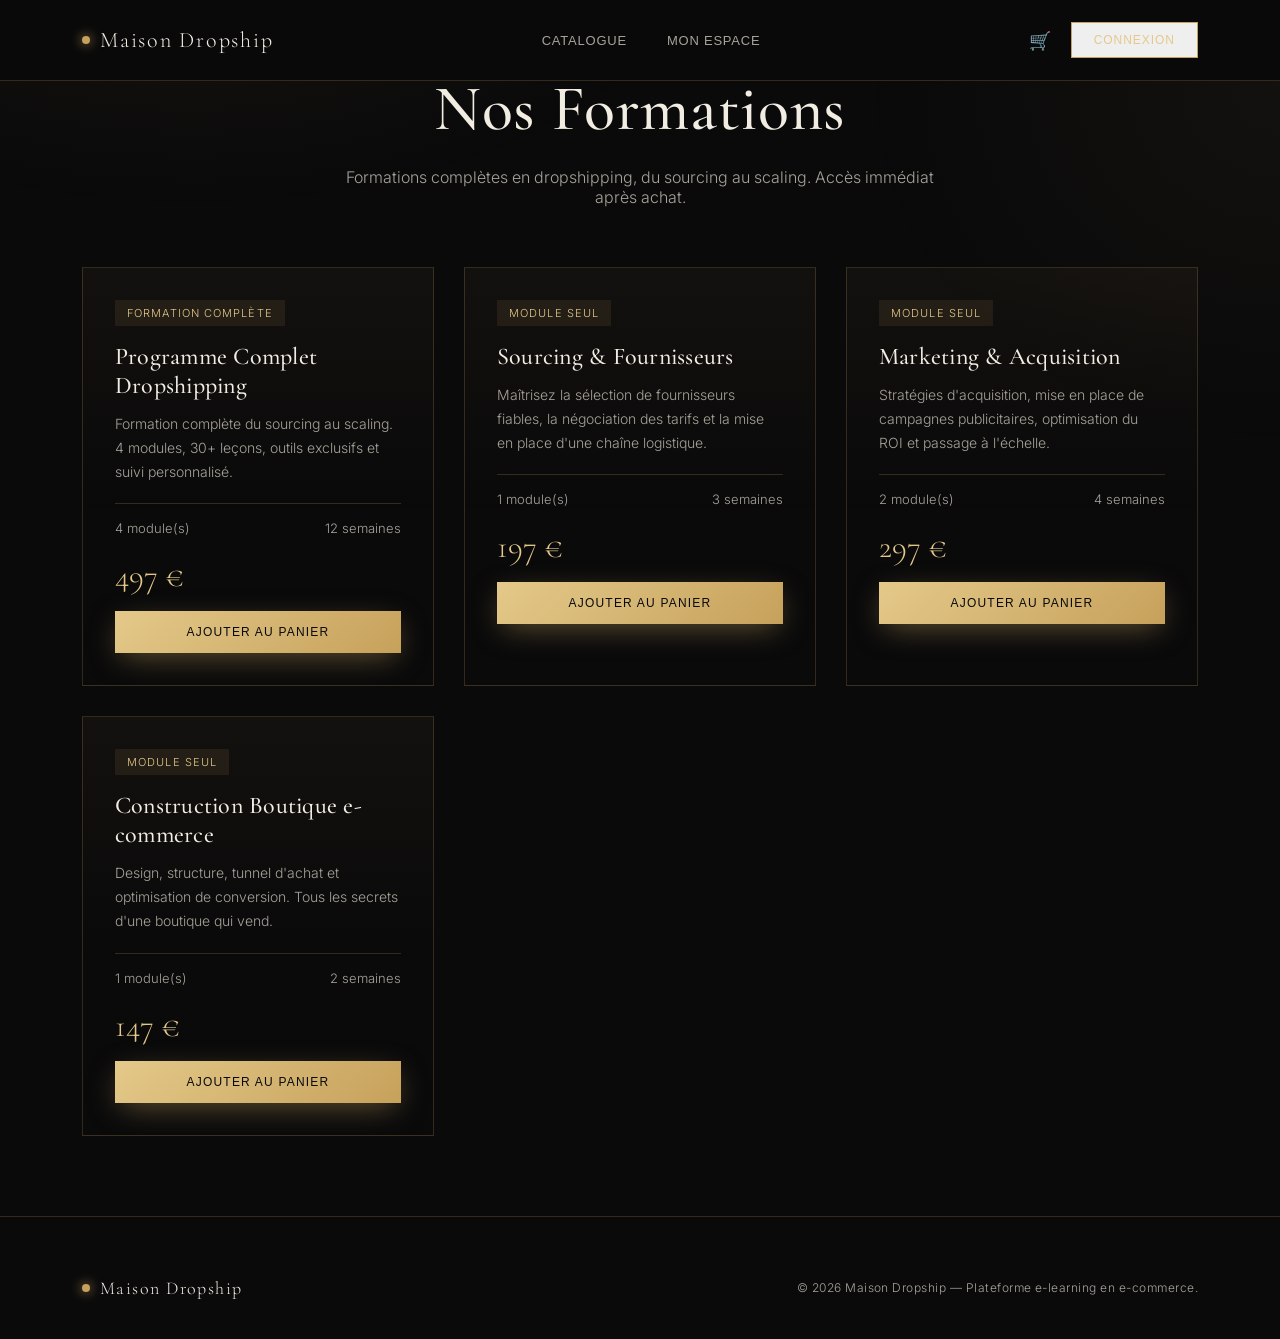
<file: index.html>
<!DOCTYPE html>
<html lang="fr">
<head>
<meta charset="UTF-8">
<meta name="viewport" content="width=device-width, initial-scale=1.0">
<meta name="theme-color" content="#c6a15b">
<meta name="description" content="Plateforme e-commerce de formations en dropshipping. Accès immédiat aux cours, outils et accompagnement.">
<link rel="manifest" href="/manifest.json">
<link rel="icon" type="image/svg+xml" href="data:image/svg+xml,<svg xmlns='http://www.w3.org/2000/svg' viewBox='0 0 192 192'><rect fill='%230a0a0b' width='192' height='192'/><circle cx='96' cy='96' r='80' fill='%23c6a15b'/><text x='96' y='110' font-size='60' font-weight='bold' fill='%230a0a0b' text-anchor='middle' font-family='serif'>MD</text></svg>">
<title>Maison Dropship — Plateforme E-learning</title>
<link rel="preconnect" href="https://fonts.googleapis.com">
<link href="https://fonts.googleapis.com/css2?family=Cormorant+Garamond:ital,wght@0,400;0,500;0,600;1,400&family=Inter:wght@300;400;500;600&display=swap" rel="stylesheet">
<style>
  :root {
    --noir: #0a0a0b;
    --noir-2: #121214;
    --noir-3: #1a1a1d;
    --or: #c6a15b;
    --or-clair: #e4c98a;
    --ivoire: #f2ede2;
    --ivoire-dim: #a8a39a;
    --ligne: rgba(198,161,91,0.22);
  }

  * {
    margin: 0;
    padding: 0;
    box-sizing: border-box;
  }

  html {
    scroll-behavior: smooth;
  }

  body {
    background: var(--noir);
    color: var(--ivoire);
    font-family: 'Inter', sans-serif;
    font-weight: 300;
    overflow-x: hidden;
  }

  h1, h2, h3, .display {
    font-family: 'Cormorant Garamond', serif;
    font-weight: 500;
    letter-spacing: 0.01em;
  }

  a {
    color: inherit;
    text-decoration: none;
  }

  .wrap {
    max-width: 1180px;
    margin: 0 auto;
    padding: 0 32px;
  }

  body::before {
    content: "";
    position: fixed;
    inset: 0;
    background:
      radial-gradient(ellipse 900px 500px at 15% -10%, rgba(198,161,91,0.08), transparent 60%),
      radial-gradient(ellipse 700px 600px at 100% 10%, rgba(198,161,91,0.05), transparent 60%);
    pointer-events: none;
    z-index: 0;
  }

  /* HEADER */
  header {
    position: fixed;
    top: 0;
    left: 0;
    right: 0;
    z-index: 100;
    background: rgba(10,10,11,0.95);
    backdrop-filter: blur(14px);
    border-bottom: 1px solid var(--ligne);
  }

  nav {
    display: flex;
    align-items: center;
    justify-content: space-between;
    padding: 22px 32px;
    max-width: 1180px;
    margin: 0 auto;
  }

  .logo {
    font-family: 'Cormorant Garamond', serif;
    font-size: 22px;
    letter-spacing: 0.08em;
    display: flex;
    align-items: center;
    gap: 10px;
    cursor: pointer;
  }

  .logo .mark {
    width: 8px;
    height: 8px;
    border-radius: 50%;
    background: var(--or);
    box-shadow: 0 0 12px var(--or);
  }

  .nav-center {
    display: flex;
    gap: 40px;
    font-size: 13px;
    letter-spacing: 0.06em;
    text-transform: uppercase;
    color: var(--ivoire-dim);
  }

  .nav-center button {
    background: none;
    border: none;
    color: inherit;
    cursor: pointer;
    transition: color 0.3s;
    font-size: 13px;
    letter-spacing: 0.06em;
    text-transform: uppercase;
  }

  .nav-center button:hover {
    color: var(--or-clair);
  }

  .nav-right {
    display: flex;
    gap: 20px;
    align-items: center;
  }

  .cart-icon {
    position: relative;
    cursor: pointer;
    font-size: 18px;
  }

  .cart-count {
    position: absolute;
    top: -8px;
    right: -10px;
    background: var(--or);
    color: var(--noir);
    font-size: 10px;
    width: 18px;
    height: 18px;
    border-radius: 50%;
    display: flex;
    align-items: center;
    justify-content: center;
    font-weight: 600;
  }

  .nav-cta {
    border: 1px solid var(--or);
    color: var(--or-clair);
    padding: 10px 22px;
    font-size: 12px;
    letter-spacing: 0.08em;
    text-transform: uppercase;
    transition: all 0.3s;
    cursor: pointer;
  }

  .nav-cta:hover {
    background: var(--or);
    color: var(--noir);
  }

  /* MAIN CONTENT */
  main {
    position: relative;
    z-index: 1;
    margin-top: 70px;
  }

  .page {
    display: none;
  }

  .page.active {
    display: block;
  }

  /* CATALOGUE */
  .catalogue {
    padding: 80px 0;
  }

  .catalogue-head {
    margin-bottom: 60px;
    text-align: center;
  }

  .catalogue-head h1 {
    font-size: clamp(36px, 5vw, 64px);
    margin-bottom: 20px;
    color: var(--ivoire);
  }

  .catalogue-head p {
    font-size: 16px;
    color: var(--ivoire-dim);
    max-width: 600px;
    margin: 0 auto;
  }

  .courses-grid {
    display: grid;
    grid-template-columns: repeat(auto-fit, minmax(320px, 1fr));
    gap: 30px;
    margin-bottom: 60px;
  }

  .course-card {
    border: 1px solid var(--ligne);
    background: linear-gradient(180deg, rgba(198,161,91,0.05), transparent 60%);
    padding: 32px;
    transition: all 0.35s;
    cursor: pointer;
    position: relative;
    overflow: hidden;
  }

  .course-card::before {
    content: "";
    position: absolute;
    inset: 0;
    background: linear-gradient(135deg, rgba(198,161,91,0.1), transparent 60%);
    opacity: 0;
    transition: opacity 0.35s;
    pointer-events: none;
  }

  .course-card:hover {
    border-color: var(--or);
    box-shadow: 0 20px 50px rgba(198,161,91,0.15);
  }

  .course-card:hover::before {
    opacity: 1;
  }

  .course-card-content {
    position: relative;
    z-index: 1;
  }

  .course-badge {
    display: inline-block;
    font-size: 11px;
    letter-spacing: 0.1em;
    text-transform: uppercase;
    color: var(--or-clair);
    background: rgba(198,161,91,0.1);
    padding: 6px 12px;
    margin-bottom: 16px;
  }

  .course-card h3 {
    font-size: 24px;
    color: var(--ivoire);
    margin-bottom: 12px;
  }

  .course-card p {
    font-size: 14px;
    color: var(--ivoire-dim);
    line-height: 1.7;
    margin-bottom: 20px;
  }

  .course-meta {
    display: flex;
    justify-content: space-between;
    font-size: 13px;
    color: var(--ivoire-dim);
    margin-bottom: 20px;
    border-top: 1px solid var(--ligne);
    padding-top: 16px;
  }

  .course-price {
    font-family: 'Cormorant Garamond', serif;
    font-size: 32px;
    color: var(--or-clair);
    margin-bottom: 16px;
  }

  .btn-primary {
    background: linear-gradient(135deg, var(--or-clair), var(--or));
    color: var(--noir);
    padding: 14px 28px;
    font-size: 12px;
    letter-spacing: 0.1em;
    text-transform: uppercase;
    font-weight: 500;
    border: none;
    cursor: pointer;
    width: 100%;
    transition: all 0.35s;
    box-shadow: 0 8px 30px -6px rgba(198,161,91,0.5);
  }

  .btn-primary:hover {
    transform: translateY(-2px);
    box-shadow: 0 14px 40px -6px rgba(198,161,91,0.65);
  }

  /* PANIER */
  .cart-modal {
    display: none;
    position: fixed;
    top: 0;
    left: 0;
    right: 0;
    bottom: 0;
    background: rgba(0,0,0,0.8);
    z-index: 200;
    backdrop-filter: blur(4px);
  }

  .cart-modal.active {
    display: flex;
    align-items: center;
    justify-content: center;
  }

  .cart-panel {
    background: var(--noir-2);
    width: 90%;
    max-width: 500px;
    max-height: 90vh;
    border: 1px solid var(--ligne);
    display: flex;
    flex-direction: column;
    border-radius: 8px;
    overflow: hidden;
  }

  .cart-header {
    padding: 24px;
    border-bottom: 1px solid var(--ligne);
    display: flex;
    justify-content: space-between;
    align-items: center;
  }

  .cart-header h2 {
    font-size: 20px;
  }

  .cart-close {
    cursor: pointer;
    font-size: 24px;
    color: var(--ivoire-dim);
    transition: color 0.3s;
  }

  .cart-close:hover {
    color: var(--or-clair);
  }

  .cart-items {
    flex: 1;
    overflow-y: auto;
    padding: 24px;
  }

  .cart-item {
    display: flex;
    justify-content: space-between;
    align-items: center;
    padding: 16px 0;
    border-bottom: 1px solid var(--ligne);
  }

  .cart-item-info h4 {
    font-size: 14px;
    margin-bottom: 4px;
  }

  .cart-item-info p {
    font-size: 12px;
    color: var(--ivoire-dim);
  }

  .cart-item-remove {
    cursor: pointer;
    color: var(--ivoire-dim);
    font-size: 18px;
    transition: color 0.3s;
  }

  .cart-item-remove:hover {
    color: var(--or-clair);
  }

  .cart-empty {
    text-align: center;
    padding: 40px 20px;
    color: var(--ivoire-dim);
  }

  .cart-footer {
    padding: 24px;
    border-top: 1px solid var(--ligne);
  }

  .cart-total {
    display: flex;
    justify-content: space-between;
    margin-bottom: 20px;
    font-size: 16px;
  }

  .cart-total .amount {
    font-family: 'Cormorant Garamond', serif;
    font-size: 28px;
    color: var(--or-clair);
    font-weight: 600;
  }

  .btn-checkout {
    background: linear-gradient(135deg, var(--or-clair), var(--or));
    color: var(--noir);
    padding: 16px;
    font-size: 13px;
    letter-spacing: 0.1em;
    text-transform: uppercase;
    font-weight: 600;
    border: none;
    cursor: pointer;
    width: 100%;
    transition: all 0.35s;
    box-shadow: 0 8px 30px -6px rgba(198,161,91,0.5);
  }

  .btn-checkout:hover {
    transform: translateY(-2px);
    box-shadow: 0 14px 40px -6px rgba(198,161,91,0.65);
  }

  /* CHECKOUT */
  .checkout {
    padding: 80px 0;
  }

  .checkout-container {
    max-width: 800px;
    margin: 0 auto;
  }

  .checkout-form {
    border: 1px solid var(--ligne);
    padding: 40px;
    margin-bottom: 40px;
    background: linear-gradient(180deg, rgba(198,161,91,0.05), transparent 60%);
  }

  .form-group {
    margin-bottom: 20px;
  }

  .form-group label {
    display: block;
    font-size: 12px;
    letter-spacing: 0.08em;
    text-transform: uppercase;
    color: var(--ivoire-dim);
    margin-bottom: 8px;
  }

  .form-group input,
  .form-group select {
    width: 100%;
    padding: 12px 16px;
    background: var(--noir-3);
    border: 1px solid var(--ligne);
    color: var(--ivoire);
    font-size: 14px;
    transition: all 0.3s;
  }

  .form-group input:focus,
  .form-group select:focus {
    outline: none;
    border-color: var(--or);
    box-shadow: 0 0 0 3px rgba(198,161,91,0.1);
  }

  .form-row {
    display: grid;
    grid-template-columns: 1fr 1fr;
    gap: 20px;
  }

  .checkout-summary {
    border: 1px solid var(--ligne);
    padding: 32px;
    background: var(--noir-2);
  }

  .summary-item {
    display: flex;
    justify-content: space-between;
    margin-bottom: 16px;
    font-size: 14px;
  }

  .summary-total {
    border-top: 1px solid var(--ligne);
    padding-top: 16px;
    display: flex;
    justify-content: space-between;
    font-size: 18px;
    margin-bottom: 24px;
  }

  .summary-total .amount {
    font-family: 'Cormorant Garamond', serif;
    font-size: 28px;
    color: var(--or-clair);
    font-weight: 600;
  }

  /* DASHBOARD */
  .dashboard {
    padding: 80px 0;
  }

  .dashboard-head {
    margin-bottom: 40px;
  }

  .dashboard-head h1 {
    font-size: 42px;
    margin-bottom: 8px;
  }

  .dashboard-head p {
    color: var(--ivoire-dim);
    font-size: 14px;
  }

  .purchases-grid {
    display: grid;
    grid-template-columns: repeat(auto-fill, minmax(300px, 1fr));
    gap: 24px;
  }

  .purchase-card {
    border: 1px solid var(--ligne);
    padding: 24px;
    background: var(--noir-2);
    border-radius: 4px;
  }

  .purchase-card h3 {
    font-size: 18px;
    margin-bottom: 8px;
  }

  .purchase-date {
    font-size: 12px;
    color: var(--ivoire-dim);
    margin-bottom: 16px;
  }

  .purchase-status {
    display: inline-block;
    padding: 6px 12px;
    background: rgba(198,161,91,0.2);
    color: var(--or-clair);
    font-size: 11px;
    letter-spacing: 0.1em;
    text-transform: uppercase;
    margin-bottom: 16px;
  }

  .btn-access {
    background: rgba(198,161,91,0.15);
    border: 1px solid var(--or);
    color: var(--or-clair);
    padding: 10px 20px;
    font-size: 12px;
    letter-spacing: 0.08em;
    text-transform: uppercase;
    cursor: pointer;
    transition: all 0.3s;
    width: 100%;
  }

  .btn-access:hover {
    background: var(--or);
    color: var(--noir);
  }

  /* FOOTER */
  footer {
    border-top: 1px solid var(--ligne);
    padding: 60px 0 40px;
    margin-top: 80px;
    position: relative;
    z-index: 1;
  }

  .foot-row {
    display: flex;
    justify-content: space-between;
    align-items: center;
    flex-wrap: wrap;
    gap: 20px;
  }

  footer .logo {
    font-size: 18px;
  }

  footer .copy {
    font-size: 12px;
    color: var(--ivoire-dim);
    letter-spacing: 0.04em;
  }

  /* NOTIFICATIONS */
  .notification {
    position: fixed;
    top: 100px;
    right: 32px;
    background: var(--or);
    color: var(--noir);
    padding: 16px 24px;
    border-radius: 4px;
    font-size: 14px;
    z-index: 300;
    animation: slideIn 0.3s ease;
  }

  @keyframes slideIn {
    from {
      transform: translateX(400px);
      opacity: 0;
    }
    to {
      transform: translateX(0);
      opacity: 1;
    }
  }

  @media (max-width: 760px) {
    .nav-center {
      display: none;
    }
    .form-row {
      grid-template-columns: 1fr;
    }
    .checkout-form {
      padding: 24px;
    }
  }
</style>
</head>
<body>

<header>
  <nav>
    <div class="logo" onclick="switchPage('home')">
      <span class="mark"></span>Maison Dropship
    </div>
    <div class="nav-center">
      <button onclick="switchPage('home')">Catalogue</button>
      <button onclick="switchPage('dashboard')">Mon Espace</button>
    </div>
    <div class="nav-right">
      <div class="cart-icon" onclick="toggleCart()">
        🛒
        <span class="cart-count" id="cartCount" style="display: none;">0</span>
      </div>
      <button class="nav-cta" onclick="switchPage('dashboard')">Connexion</button>
    </div>
  </nav>
</header>

<main>
  <!-- CATALOGUE -->
  <section class="page active" id="home">
    <div class="wrap">
      <div class="catalogue-head">
        <h1>Nos Formations</h1>
        <p>Formations complètes en dropshipping, du sourcing au scaling. Accès immédiat après achat.</p>
      </div>

      <div class="courses-grid" id="coursesGrid"></div>
    </div>
  </section>

  <!-- CHECKOUT -->
  <section class="page" id="checkout">
    <div class="wrap checkout">
      <h1 style="margin-bottom: 40px; font-size: 42px;">Finaliser votre achat</h1>
      
      <div class="checkout-container">
        <form class="checkout-form" onsubmit="handleCheckout(event)">
          <h2 style="margin-bottom: 30px; font-size: 24px;">Informations client</h2>
          
          <div class="form-row">
            <div class="form-group">
              <label>Prénom *</label>
              <input type="text" required>
            </div>
            <div class="form-group">
              <label>Nom *</label>
              <input type="text" required>
            </div>
          </div>

          <div class="form-group">
            <label>Email *</label>
            <input type="email" required>
          </div>

          <div class="form-group">
            <label>Téléphone</label>
            <input type="tel">
          </div>

          <h2 style="margin-top: 30px; margin-bottom: 20px; font-size: 20px;">Paiement</h2>

          <div class="form-group">
            <label>Méthode de paiement *</label>
            <select required>
              <option value="">Choisir...</option>
              <option value="card">Carte bancaire (Stripe)</option>
              <option value="paypal">PayPal</option>
            </select>
          </div>

          <div style="margin-top: 40px;">
            <button type="submit" class="btn-checkout">Passer la commande</button>
          </div>
        </form>

        <div class="checkout-summary">
          <h3 style="margin-bottom: 20px; font-size: 18px;">Résumé de la commande</h3>
          <div id="checkoutSummary"></div>
        </div>
      </div>
    </div>
  </section>

  <!-- DASHBOARD -->
  <section class="page" id="dashboard">
    <div class="wrap dashboard">
      <div class="dashboard-head">
        <h1>Mon Espace Étudiant</h1>
        <p>Accédez à vos formations achetées et à tous les contenus en exclusivité.</p>
      </div>

      <div id="dashboardContent"></div>
    </div>
  </section>
</main>

<!-- PANIER -->
<div class="cart-modal" id="cartModal">
  <div class="cart-panel">
    <div class="cart-header">
      <h2>Votre Panier</h2>
      <span class="cart-close" onclick="toggleCart()">✕</span>
    </div>
    <div class="cart-items" id="cartItems">
      <div class="cart-empty">Votre panier est vide</div>
    </div>
    <div class="cart-footer">
      <div class="cart-total">
        <span>Total:</span>
        <span class="amount" id="cartTotal">0 €</span>
      </div>
      <button class="btn-checkout" onclick="proceedToCheckout()">Procéder au paiement</button>
    </div>
  </div>
</div>

<footer>
  <div class="wrap foot-row">
    <div class="logo">
      <span class="mark"></span>Maison Dropship
    </div>
    <div class="copy">© 2026 Maison Dropship — Plateforme e-learning en e-commerce.</div>
  </div>
</footer>

<script>
  // Register Service Worker
  if ('serviceWorker' in navigator) {
    navigator.serviceWorker.register('/sw.js').then(registration => {
      console.log('Service Worker registered:', registration);
    }).catch(error => {
      console.log('Service Worker registration failed:', error);
    });
  }

  // DATA
  const courses = [
    {
      id: 1,
      title: "Programme Complet Dropshipping",
      description: "Formation complète du sourcing au scaling. 4 modules, 30+ leçons, outils exclusifs et suivi personnalisé.",
      price: 497,
      duration: "12 semaines",
      modules: 4,
      badge: "Formation complète"
    },
    {
      id: 2,
      title: "Sourcing & Fournisseurs",
      description: "Maîtrisez la sélection de fournisseurs fiables, la négociation des tarifs et la mise en place d'une chaîne logistique.",
      price: 197,
      duration: "3 semaines",
      modules: 1,
      badge: "Module seul"
    },
    {
      id: 3,
      title: "Marketing & Acquisition",
      description: "Stratégies d'acquisition, mise en place de campagnes publicitaires, optimisation du ROI et passage à l'échelle.",
      price: 297,
      duration: "4 semaines",
      modules: 2,
      badge: "Module seul"
    },
    {
      id: 4,
      title: "Construction Boutique e-commerce",
      description: "Design, structure, tunnel d'achat et optimisation de conversion. Tous les secrets d'une boutique qui vend.",
      price: 147,
      duration: "2 semaines",
      modules: 1,
      badge: "Module seul"
    }
  ];

  // STATE
  let cart = JSON.parse(localStorage.getItem('cart')) || [];
  let purchases = JSON.parse(localStorage.getItem('purchases')) || [];
  let currentPage = 'home';

  // FUNCTIONS
  function initApp() {
    renderCourses();
    updateCartUI();
    renderDashboard();
  }

  function renderCourses() {
    const grid = document.getElementById('coursesGrid');
    grid.innerHTML = courses.map(course => `
      <div class="course-card">
        <div class="course-card-content">
          <div class="course-badge">${course.badge}</div>
          <h3>${course.title}</h3>
          <p>${course.description}</p>
          <div class="course-meta">
            <span>${course.modules} module(s)</span>
            <span>${course.duration}</span>
          </div>
          <div class="course-price">${course.price} €</div>
          <button class="btn-primary" onclick="addToCart(${course.id})">Ajouter au panier</button>
        </div>
      </div>
    `).join('');
  }

  function addToCart(courseId) {
    const course = courses.find(c => c.id === courseId);
    cart.push(course);
    localStorage.setItem('cart', JSON.stringify(cart));
    updateCartUI();
    showNotification(`${course.title} ajouté au panier!`);
  }

  function removeFromCart(index) {
    cart.splice(index, 1);
    localStorage.setItem('cart', JSON.stringify(cart));
    updateCartUI();
  }

  function updateCartUI() {
    const count = document.getElementById('cartCount');
    const cartItems = document.getElementById('cartItems');
    const cartTotal = document.getElementById('cartTotal');

    if (cart.length === 0) {
      count.style.display = 'none';
      cartItems.innerHTML = '<div class="cart-empty">Votre panier est vide</div>';
      cartTotal.textContent = '0 €';
      return;
    }

    count.textContent = cart.length;
    count.style.display = 'flex';

    cartItems.innerHTML = cart.map((item, index) => `
      <div class="cart-item">
        <div class="cart-item-info">
          <h4>${item.title}</h4>
          <p>${item.price} €</p>
        </div>
        <span class="cart-item-remove" onclick="removeFromCart(${index})">✕</span>
      </div>
    `).join('');

    const total = cart.reduce((sum, item) => sum + item.price, 0);
    cartTotal.textContent = total + ' €';
    updateCheckoutSummary();
  }

  function updateCheckoutSummary() {
    const summary = document.getElementById('checkoutSummary');
    if (cart.length === 0) {
      summary.innerHTML = '<p style="color: var(--ivoire-dim);">Aucun article dans votre panier</p>';
      return;
    }

    const total = cart.reduce((sum, item) => sum + item.price, 0);
    summary.innerHTML = `
      ${cart.map(item => `
        <div class="summary-item">
          <span>${item.title}</span>
          <span>${item.price} €</span>
        </div>
      `).join('')}
      <div class="summary-total">
        <span>Total TTC:</span>
        <span class="amount">${total} €</span>
      </div>
    `;
  }

  function toggleCart() {
    document.getElementById('cartModal').classList.toggle('active');
  }

  function proceedToCheckout() {
    if (cart.length === 0) {
      alert('Votre panier est vide');
      return;
    }
    toggleCart();
    switchPage('checkout');
  }

  function handleCheckout(e) {
    e.preventDefault();
    
    if (cart.length === 0) {
      alert('Votre panier est vide');
      return;
    }

    const total = cart.reduce((sum, item) => sum + item.price, 0);
    const purchase = {
      id: Date.now(),
      courses: [...cart],
      total: total,
      date: new Date().toLocaleDateString('fr-FR'),
      status: 'Accès immédiat'
    };

    purchases.push(purchase);
    localStorage.setItem('purchases', JSON.stringify(purchases));
    
    cart = [];
    localStorage.setItem('cart', JSON.stringify(cart));
    updateCartUI();

    showNotification('Commande confirmée! Accédez à vos formations dans Mon Espace.');
    setTimeout(() => switchPage('dashboard'), 1500);
  }

  function renderDashboard() {
    const content = document.getElementById('dashboardContent');
    
    if (purchases.length === 0) {
      content.innerHTML = `
        <div style="text-align: center; padding: 60px 0;">
          <p style="color: var(--ivoire-dim); margin-bottom: 30px; font-size: 16px;">Vous n'avez pas encore acheté de formation.</p>
          <button class="btn-primary" style="width: 200px; padding: 14px 28px;" onclick="switchPage('home')">Voir les formations</button>
        </div>
      `;
      return;
    }

    let html = '<div class="purchases-grid">';
    purchases.forEach(purchase => {
      purchase.courses.forEach(course => {
        html += `
          <div class="purchase-card">
            <h3>${course.title}</h3>
            <div class="purchase-date">Acheté le ${purchase.date}</div>
            <div class="purchase-status">${purchase.status}</div>
            <button class="btn-access" onclick="accessCourse(${course.id})">Accéder à la formation →</button>
          </div>
        `;
      });
    });
    html += '</div>';
    content.innerHTML = html;
  }

  function accessCourse(courseId) {
    const course = courses.find(c => c.id === courseId);
    showNotification(`Accès à "${course.title}" en cours de chargement...`);
  }

  function switchPage(page) {
    document.querySelectorAll('.page').forEach(p => p.classList.remove('active'));
    document.getElementById(page).classList.add('active');
    currentPage = page;
    window.scrollTo(0, 0);
  }

  function showNotification(message) {
    const notif = document.createElement('div');
    notif.className = 'notification';
    notif.textContent = message;
    document.body.appendChild(notif);
    setTimeout(() => notif.remove(), 3000);
  }

  // INIT
  window.addEventListener('DOMContentLoaded', initApp);
</script>

</body>
</html>
</file>
